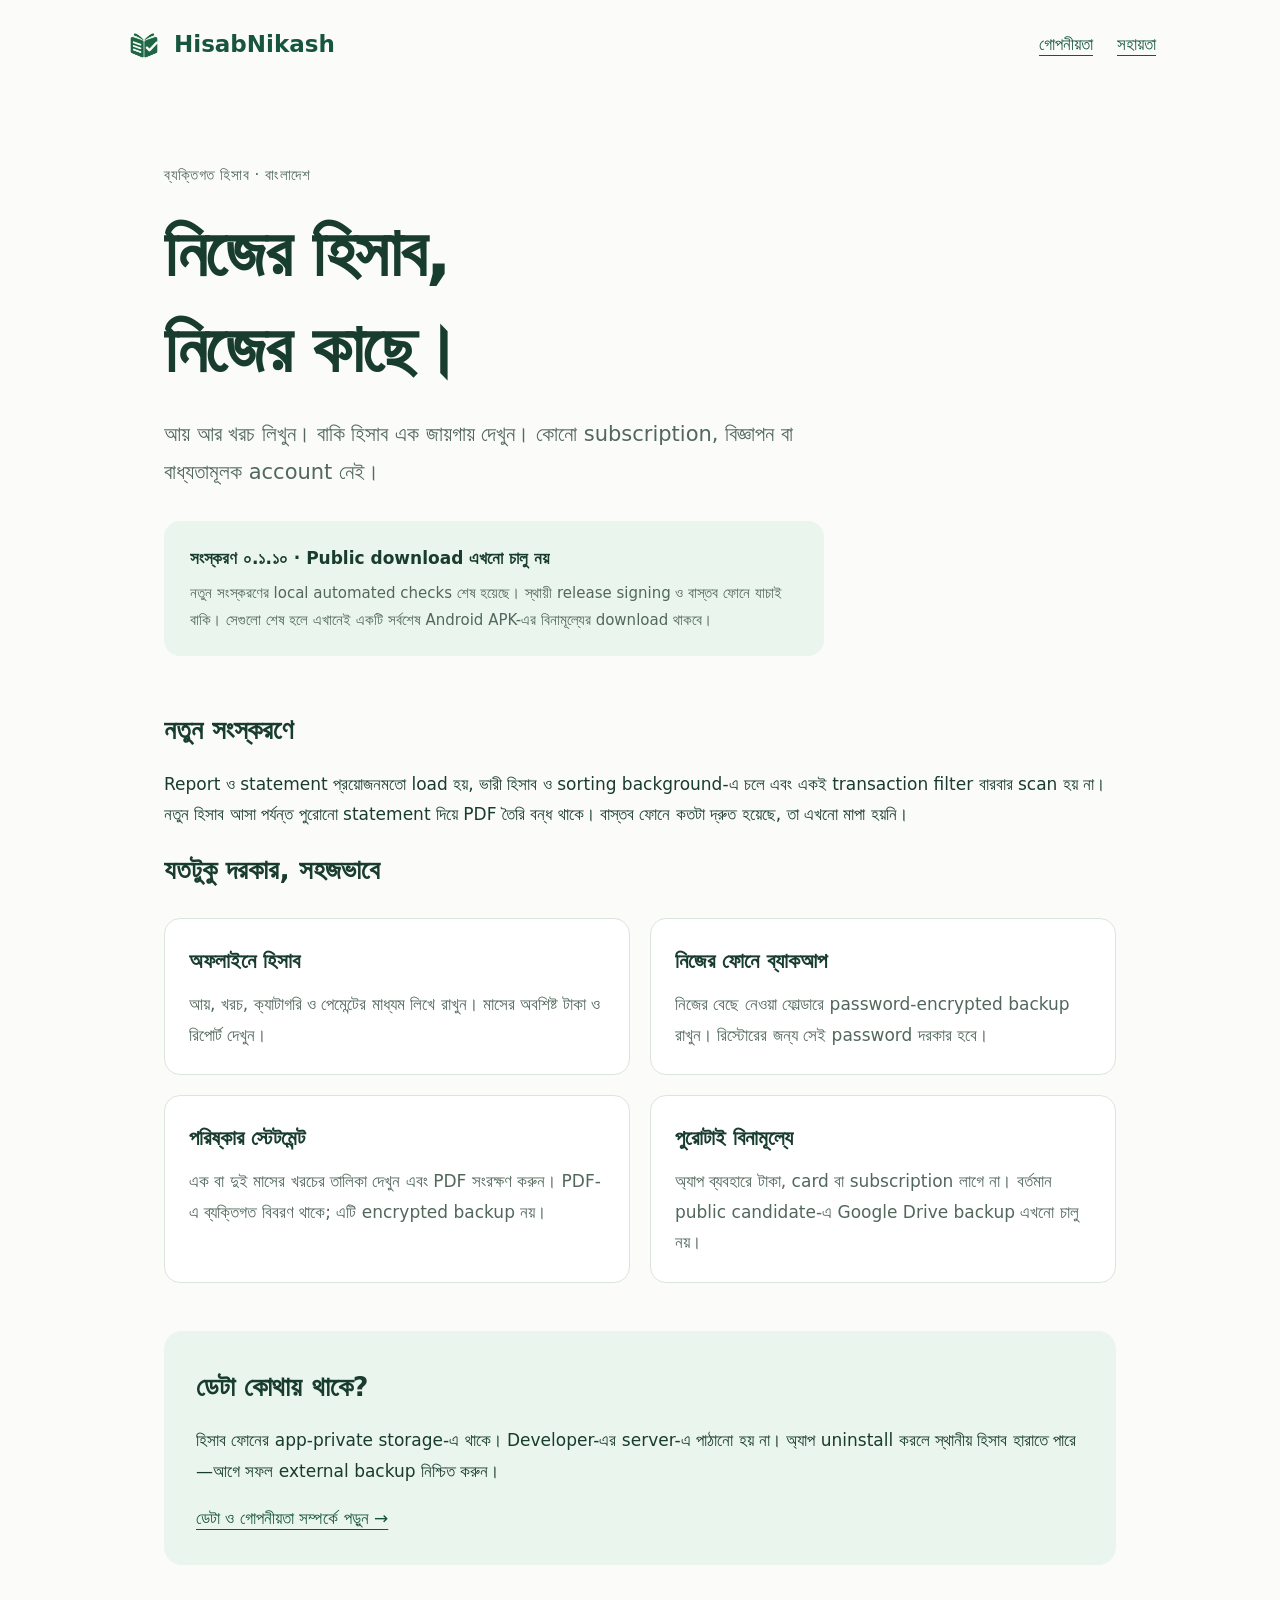
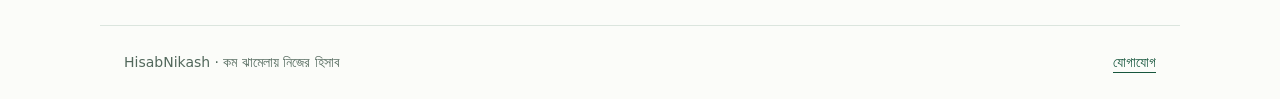
<file: index.html>
<!doctype html>
<html lang="bn"><head><meta charset="utf-8"><meta name="viewport" content="width=device-width,initial-scale=1"><meta name="description" content="HisabNikash — বাংলাদেশের জন্য সহজ, বিনামূল্যের ব্যক্তিগত হিসাব।"><meta http-equiv="Content-Security-Policy" content="default-src 'self'; style-src 'self'; img-src 'self'; object-src 'none'; base-uri 'none'; form-action 'none'"><title>HisabNikash — নিজের হিসাব, নিজের কাছে</title><link rel="stylesheet" href="style.css"></head>
<body><header><a class="brand" href="index.html"><img src="logo.png" width="40" height="40" alt="">HisabNikash</a><nav aria-label="তথ্য"><a href="privacy.html">গোপনীয়তা</a><a href="support.html">সহায়তা</a></nav></header>
<main><section class="hero"><p class="eyebrow">ব্যক্তিগত হিসাব · বাংলাদেশ</p><h1>নিজের হিসাব,<br>নিজের কাছে।</h1><p class="lead">আয় আর খরচ লিখুন। বাকি হিসাব এক জায়গায় দেখুন। কোনো subscription, বিজ্ঞাপন বা বাধ্যতামূলক account নেই।</p><div class="release" aria-labelledby="release-status"><strong id="release-status">সংস্করণ ০.১.১০ · Public download এখনো চালু নয়</strong><p>নতুন সংস্করণের local automated checks শেষ হয়েছে। স্থায়ী release signing ও বাস্তব ফোনে যাচাই বাকি। সেগুলো শেষ হলে এখানেই একটি সর্বশেষ Android APK-এর বিনামূল্যের download থাকবে।</p></div></section>
<section aria-labelledby="updates"><h2 id="updates">নতুন সংস্করণে</h2><p>Report ও statement প্রয়োজনমতো load হয়, ভারী হিসাব ও sorting background-এ চলে এবং একই transaction filter বারবার scan হয় না। নতুন হিসাব আসা পর্যন্ত পুরোনো statement দিয়ে PDF তৈরি বন্ধ থাকে। বাস্তব ফোনে কতটা দ্রুত হয়েছে, তা এখনো মাপা হয়নি।</p></section>
<section aria-labelledby="features"><h2 id="features">যতটুকু দরকার, সহজভাবে</h2><div class="grid"><article><h3>অফলাইনে হিসাব</h3><p>আয়, খরচ, ক্যাটাগরি ও পেমেন্টের মাধ্যম লিখে রাখুন। মাসের অবশিষ্ট টাকা ও রিপোর্ট দেখুন।</p></article><article><h3>নিজের ফোনে ব্যাকআপ</h3><p>নিজের বেছে নেওয়া ফোল্ডারে password-encrypted backup রাখুন। রিস্টোরের জন্য সেই password দরকার হবে।</p></article><article><h3>পরিষ্কার স্টেটমেন্ট</h3><p>এক বা দুই মাসের খরচের তালিকা দেখুন এবং PDF সংরক্ষণ করুন। PDF-এ ব্যক্তিগত বিবরণ থাকে; এটি encrypted backup নয়।</p></article><article><h3>পুরোটাই বিনামূল্যে</h3><p>অ্যাপ ব্যবহারে টাকা, card বা subscription লাগে না। বর্তমান public candidate-এ Google Drive backup এখনো চালু নয়।</p></article></div></section>
<section class="note"><h2>ডেটা কোথায় থাকে?</h2><p>হিসাব ফোনের app-private storage-এ থাকে। Developer-এর server-এ পাঠানো হয় না। অ্যাপ uninstall করলে স্থানীয় হিসাব হারাতে পারে—আগে সফল external backup নিশ্চিত করুন।</p><a href="privacy.html">ডেটা ও গোপনীয়তা সম্পর্কে পড়ুন →</a></section></main>
<footer><span>HisabNikash · কম ঝামেলায় নিজের হিসাব</span><a href="support.html">যোগাযোগ</a></footer></body></html>
</file>
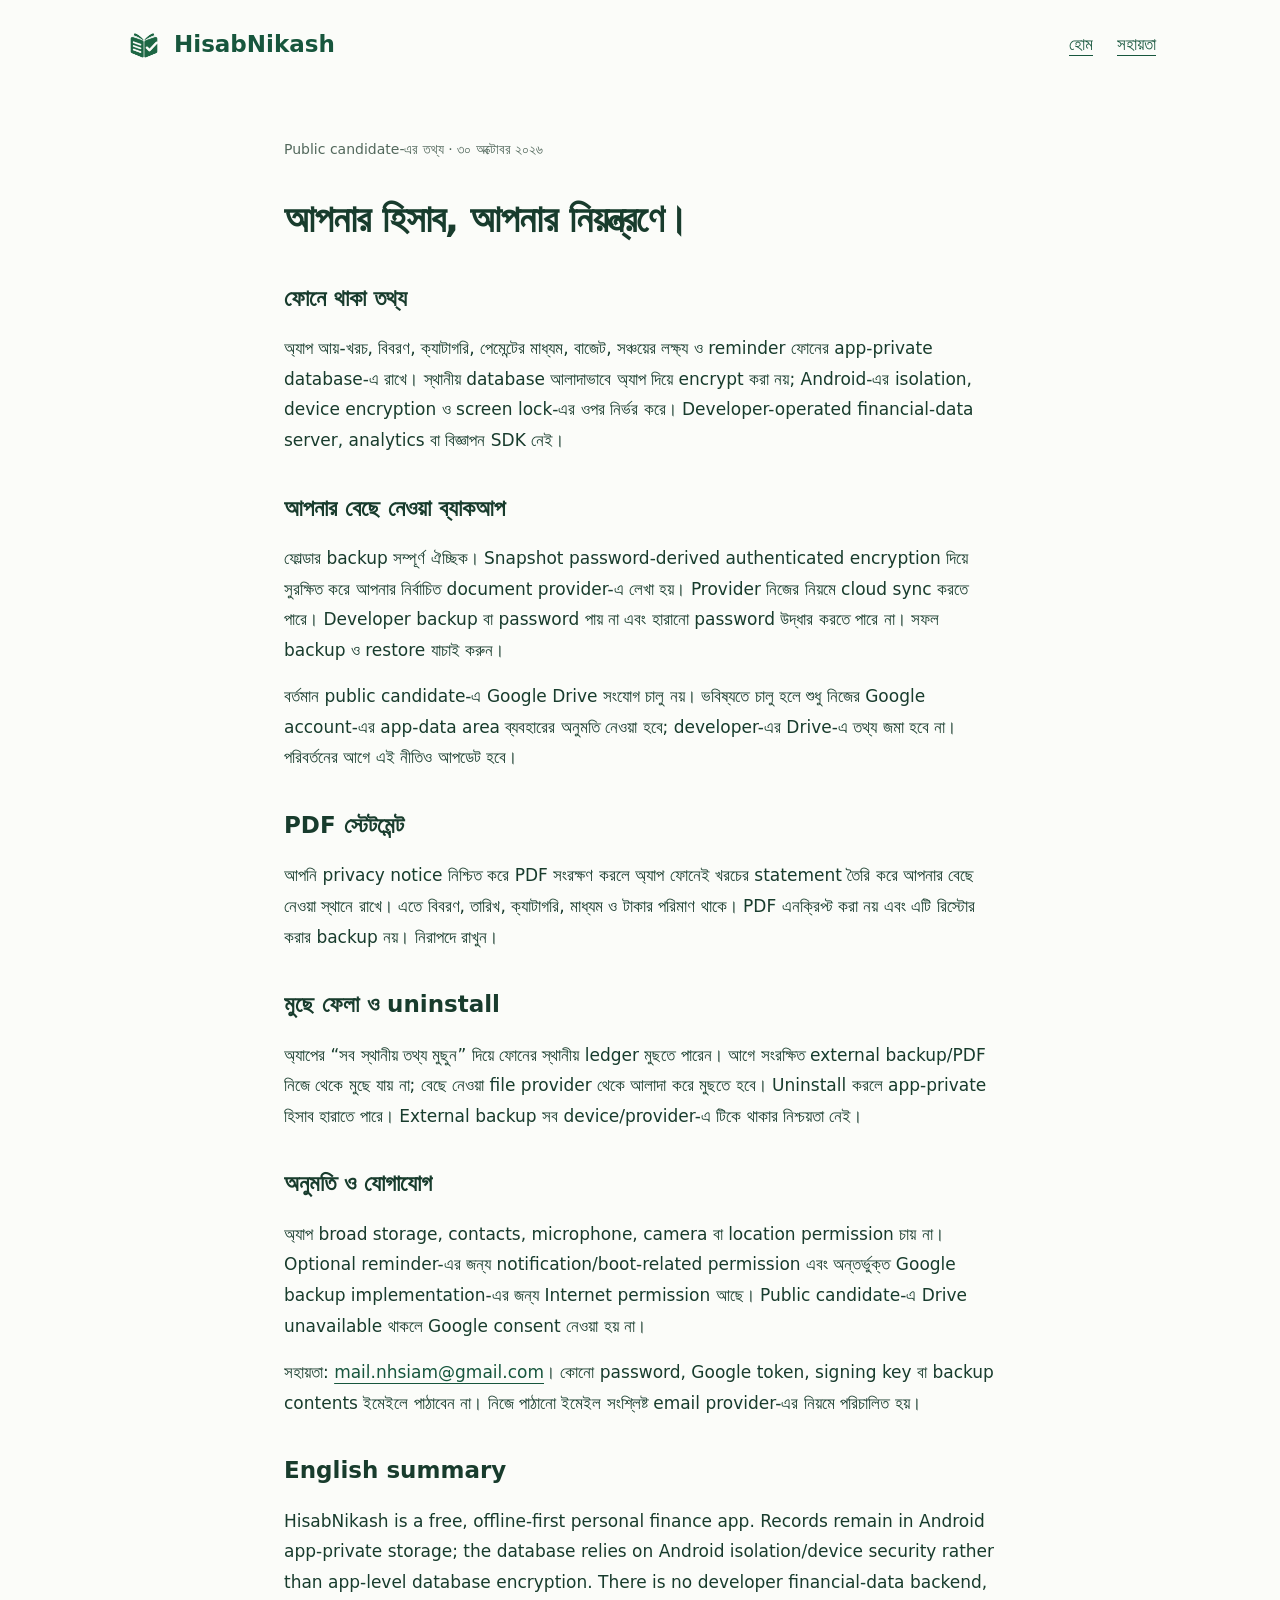
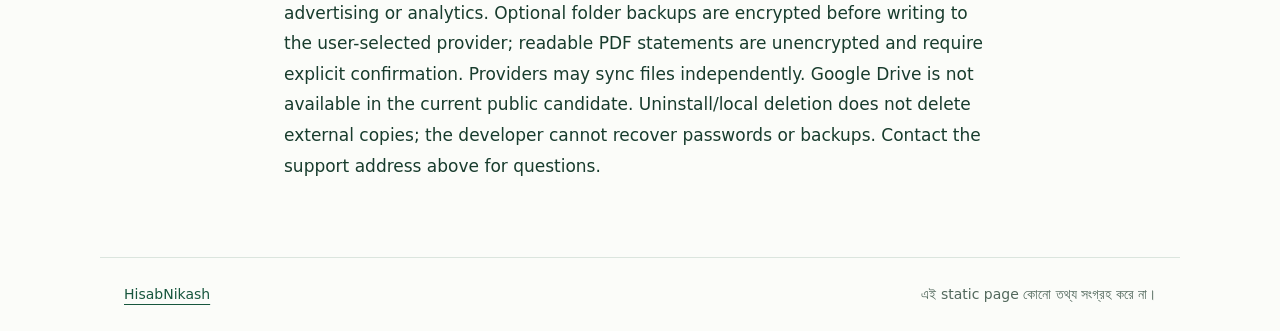
<file: privacy.html>
<!doctype html><html lang="bn"><head><meta charset="utf-8"><meta name="viewport" content="width=device-width,initial-scale=1"><meta http-equiv="Content-Security-Policy" content="default-src 'self'; style-src 'self'; img-src 'self'; object-src 'none'; base-uri 'none'; form-action 'none'"><title>গোপনীয়তা — HisabNikash</title><link rel="stylesheet" href="style.css"></head><body><header><a class="brand" href="index.html"><img src="logo.png" width="40" height="40" alt="">HisabNikash</a><nav><a href="index.html">হোম</a><a href="support.html">সহায়তা</a></nav></header><main class="document"><p class="tag">Public candidate-এর তথ্য · ৩০ অক্টোবর ২০২৬</p><h1>আপনার হিসাব, আপনার নিয়ন্ত্রণে।</h1>
<h2>ফোনে থাকা তথ্য</h2><p>অ্যাপ আয়-খরচ, বিবরণ, ক্যাটাগরি, পেমেন্টের মাধ্যম, বাজেট, সঞ্চয়ের লক্ষ্য ও reminder ফোনের app-private database-এ রাখে। স্থানীয় database আলাদাভাবে অ্যাপ দিয়ে encrypt করা নয়; Android-এর isolation, device encryption ও screen lock-এর ওপর নির্ভর করে। Developer-operated financial-data server, analytics বা বিজ্ঞাপন SDK নেই।</p>
<h2>আপনার বেছে নেওয়া ব্যাকআপ</h2><p>ফোল্ডার backup সম্পূর্ণ ঐচ্ছিক। Snapshot password-derived authenticated encryption দিয়ে সুরক্ষিত করে আপনার নির্বাচিত document provider-এ লেখা হয়। Provider নিজের নিয়মে cloud sync করতে পারে। Developer backup বা password পায় না এবং হারানো password উদ্ধার করতে পারে না। সফল backup ও restore যাচাই করুন।</p><p>বর্তমান public candidate-এ Google Drive সংযোগ চালু নয়। ভবিষ্যতে চালু হলে শুধু নিজের Google account-এর app-data area ব্যবহারের অনুমতি নেওয়া হবে; developer-এর Drive-এ তথ্য জমা হবে না। পরিবর্তনের আগে এই নীতিও আপডেট হবে।</p>
<h2>PDF স্টেটমেন্ট</h2><p>আপনি privacy notice নিশ্চিত করে PDF সংরক্ষণ করলে অ্যাপ ফোনেই খরচের statement তৈরি করে আপনার বেছে নেওয়া স্থানে রাখে। এতে বিবরণ, তারিখ, ক্যাটাগরি, মাধ্যম ও টাকার পরিমাণ থাকে। PDF এনক্রিপ্ট করা নয় এবং এটি রিস্টোর করার backup নয়। নিরাপদে রাখুন।</p>
<h2>মুছে ফেলা ও uninstall</h2><p>অ্যাপের “সব স্থানীয় তথ্য মুছুন” দিয়ে ফোনের স্থানীয় ledger মুছতে পারেন। আগে সংরক্ষিত external backup/PDF নিজে থেকে মুছে যায় না; বেছে নেওয়া file provider থেকে আলাদা করে মুছতে হবে। Uninstall করলে app-private হিসাব হারাতে পারে। External backup সব device/provider-এ টিকে থাকার নিশ্চয়তা নেই।</p>
<h2>অনুমতি ও যোগাযোগ</h2><p>অ্যাপ broad storage, contacts, microphone, camera বা location permission চায় না। Optional reminder-এর জন্য notification/boot-related permission এবং অন্তর্ভুক্ত Google backup implementation-এর জন্য Internet permission আছে। Public candidate-এ Drive unavailable থাকলে Google consent নেওয়া হয় না।</p><p>সহায়তা: <a href="mailto:mail.nhsiam@gmail.com">mail.nhsiam@gmail.com</a>। কোনো password, Google token, signing key বা backup contents ইমেইলে পাঠাবেন না। নিজে পাঠানো ইমেইল সংশ্লিষ্ট email provider-এর নিয়মে পরিচালিত হয়।</p>
<h2 lang="en">English summary</h2><p lang="en">HisabNikash is a free, offline-first personal finance app. Records remain in Android app-private storage; the database relies on Android isolation/device security rather than app-level database encryption. There is no developer financial-data backend, advertising or analytics. Optional folder backups are encrypted before writing to the user-selected provider; readable PDF statements are unencrypted and require explicit confirmation. Providers may sync files independently. Google Drive is not available in the current public candidate. Uninstall/local deletion does not delete external copies; the developer cannot recover passwords or backups. Contact the support address above for questions.</p></main><footer><a href="index.html">HisabNikash</a><span>এই static page কোনো তথ্য সংগ্রহ করে না।</span></footer></body></html>
</file>
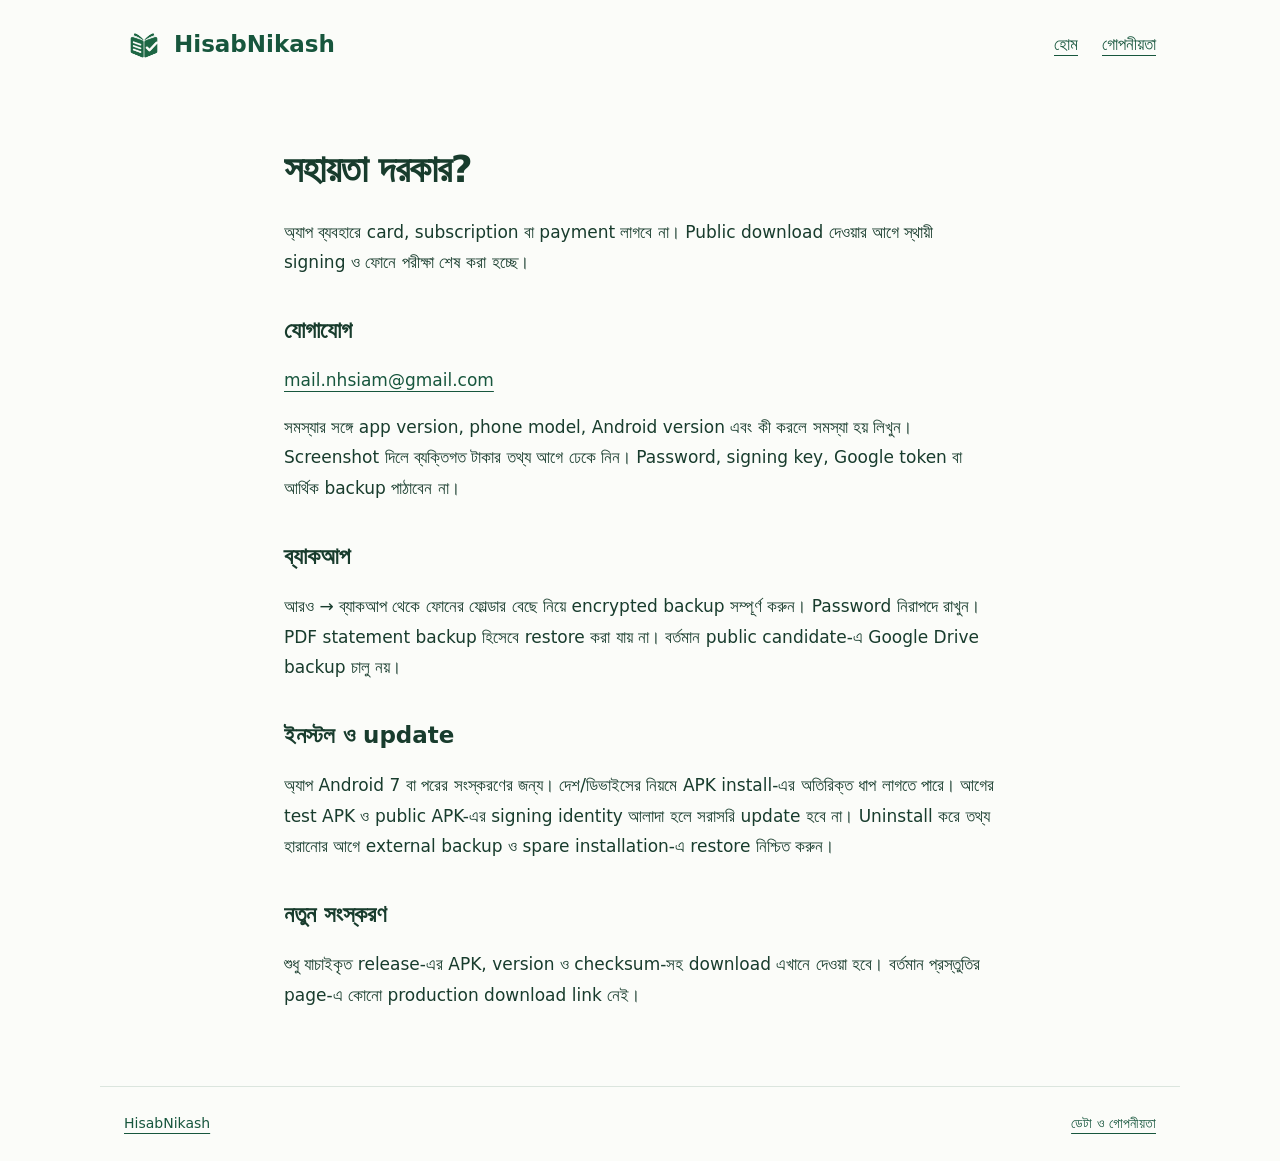
<file: support.html>
<!doctype html><html lang="bn"><head><meta charset="utf-8"><meta name="viewport" content="width=device-width,initial-scale=1"><meta http-equiv="Content-Security-Policy" content="default-src 'self'; style-src 'self'; img-src 'self'; object-src 'none'; base-uri 'none'; form-action 'none'"><title>সহায়তা — HisabNikash</title><link rel="stylesheet" href="style.css"></head><body><header><a class="brand" href="index.html"><img src="logo.png" width="40" height="40" alt="">HisabNikash</a><nav><a href="index.html">হোম</a><a href="privacy.html">গোপনীয়তা</a></nav></header><main class="document"><h1>সহায়তা দরকার?</h1><p>অ্যাপ ব্যবহারে card, subscription বা payment লাগবে না। Public download দেওয়ার আগে স্থায়ী signing ও ফোনে পরীক্ষা শেষ করা হচ্ছে।</p><h2>যোগাযোগ</h2><p><a href="mailto:mail.nhsiam@gmail.com">mail.nhsiam@gmail.com</a></p><p>সমস্যার সঙ্গে app version, phone model, Android version এবং কী করলে সমস্যা হয় লিখুন। Screenshot দিলে ব্যক্তিগত টাকার তথ্য আগে ঢেকে নিন। Password, signing key, Google token বা আর্থিক backup পাঠাবেন না।</p><h2>ব্যাকআপ</h2><p>আরও → ব্যাকআপ থেকে ফোনের ফোল্ডার বেছে নিয়ে encrypted backup সম্পূর্ণ করুন। Password নিরাপদে রাখুন। PDF statement backup হিসেবে restore করা যায় না। বর্তমান public candidate-এ Google Drive backup চালু নয়।</p><h2>ইনস্টল ও update</h2><p>অ্যাপ Android 7 বা পরের সংস্করণের জন্য। দেশ/ডিভাইসের নিয়মে APK install-এর অতিরিক্ত ধাপ লাগতে পারে। আগের test APK ও public APK-এর signing identity আলাদা হলে সরাসরি update হবে না। Uninstall করে তথ্য হারানোর আগে external backup ও spare installation-এ restore নিশ্চিত করুন।</p><h2>নতুন সংস্করণ</h2><p>শুধু যাচাইকৃত release-এর APK, version ও checksum-সহ download এখানে দেওয়া হবে। বর্তমান প্রস্তুতির page-এ কোনো production download link নেই।</p></main><footer><a href="index.html">HisabNikash</a><a href="privacy.html">ডেটা ও গোপনীয়তা</a></footer></body></html>
</file>
<file: style.css>
:root{color-scheme:light;--ink:#183c2d;--muted:#52685c;--green:#17563d;--mint:#eaf5ee;--line:#dbe5de;--paper:#fbfcf9}*{box-sizing:border-box}body{margin:0;background:var(--paper);color:var(--ink);font:17px/1.8 system-ui,"Noto Sans Bengali",sans-serif}header,footer{max-width:1080px;margin:auto;padding:24px;display:flex;align-items:center;justify-content:space-between;gap:20px}.brand{font-size:23px;font-weight:750;display:flex;align-items:center;gap:10px;text-decoration:none}nav{display:flex;gap:24px}a{color:var(--green);text-underline-offset:5px}a:focus-visible{outline:3px solid var(--green);outline-offset:5px;border-radius:3px}main{max-width:1000px;margin:auto;padding:0 24px 60px}.hero{padding:65px 0 50px;max-width:760px}.eyebrow{letter-spacing:.04em;color:var(--muted);font-size:15px}h1{font-size:clamp(38px,7vw,68px);line-height:1.4;letter-spacing:-.025em;margin:14px 0 20px}h2{font-size:27px;margin:0 0 14px}h3{font-size:21px;margin:0 0 8px}.lead{font-size:21px;max-width:660px;color:var(--muted)}p{margin:8px 0 16px}.release{margin-top:30px;padding:22px 26px;background:var(--mint);border-radius:16px;max-width:660px}.release p{font-size:15px;margin:6px 0 0;color:var(--muted)}.grid{display:grid;grid-template-columns:1fr 1fr;gap:20px;margin:24px 0 48px}article{padding:24px;border:1px solid var(--line);border-radius:16px;background:white}article p{color:var(--muted);margin-bottom:0}.note{padding:32px;border-radius:18px;background:var(--mint)}footer{border-top:1px solid var(--line);font-size:14px;color:var(--muted)}.document{max-width:760px;padding-top:40px}.document h1{font-size:38px}.document h2{font-size:23px;margin-top:32px}.document li{margin-bottom:12px}.tag{display:inline-block;color:var(--muted);font-size:14px} @media(max-width:600px){header{align-items:flex-start;flex-direction:column;padding:20px 24px}nav{gap:24px;font-size:15px}.hero{padding-top:30px}.grid{grid-template-columns:1fr;gap:14px}.note{padding:24px}footer{align-items:flex-start;flex-direction:column}.lead{font-size:18px}.brand{font-size:22px}}
</file>
